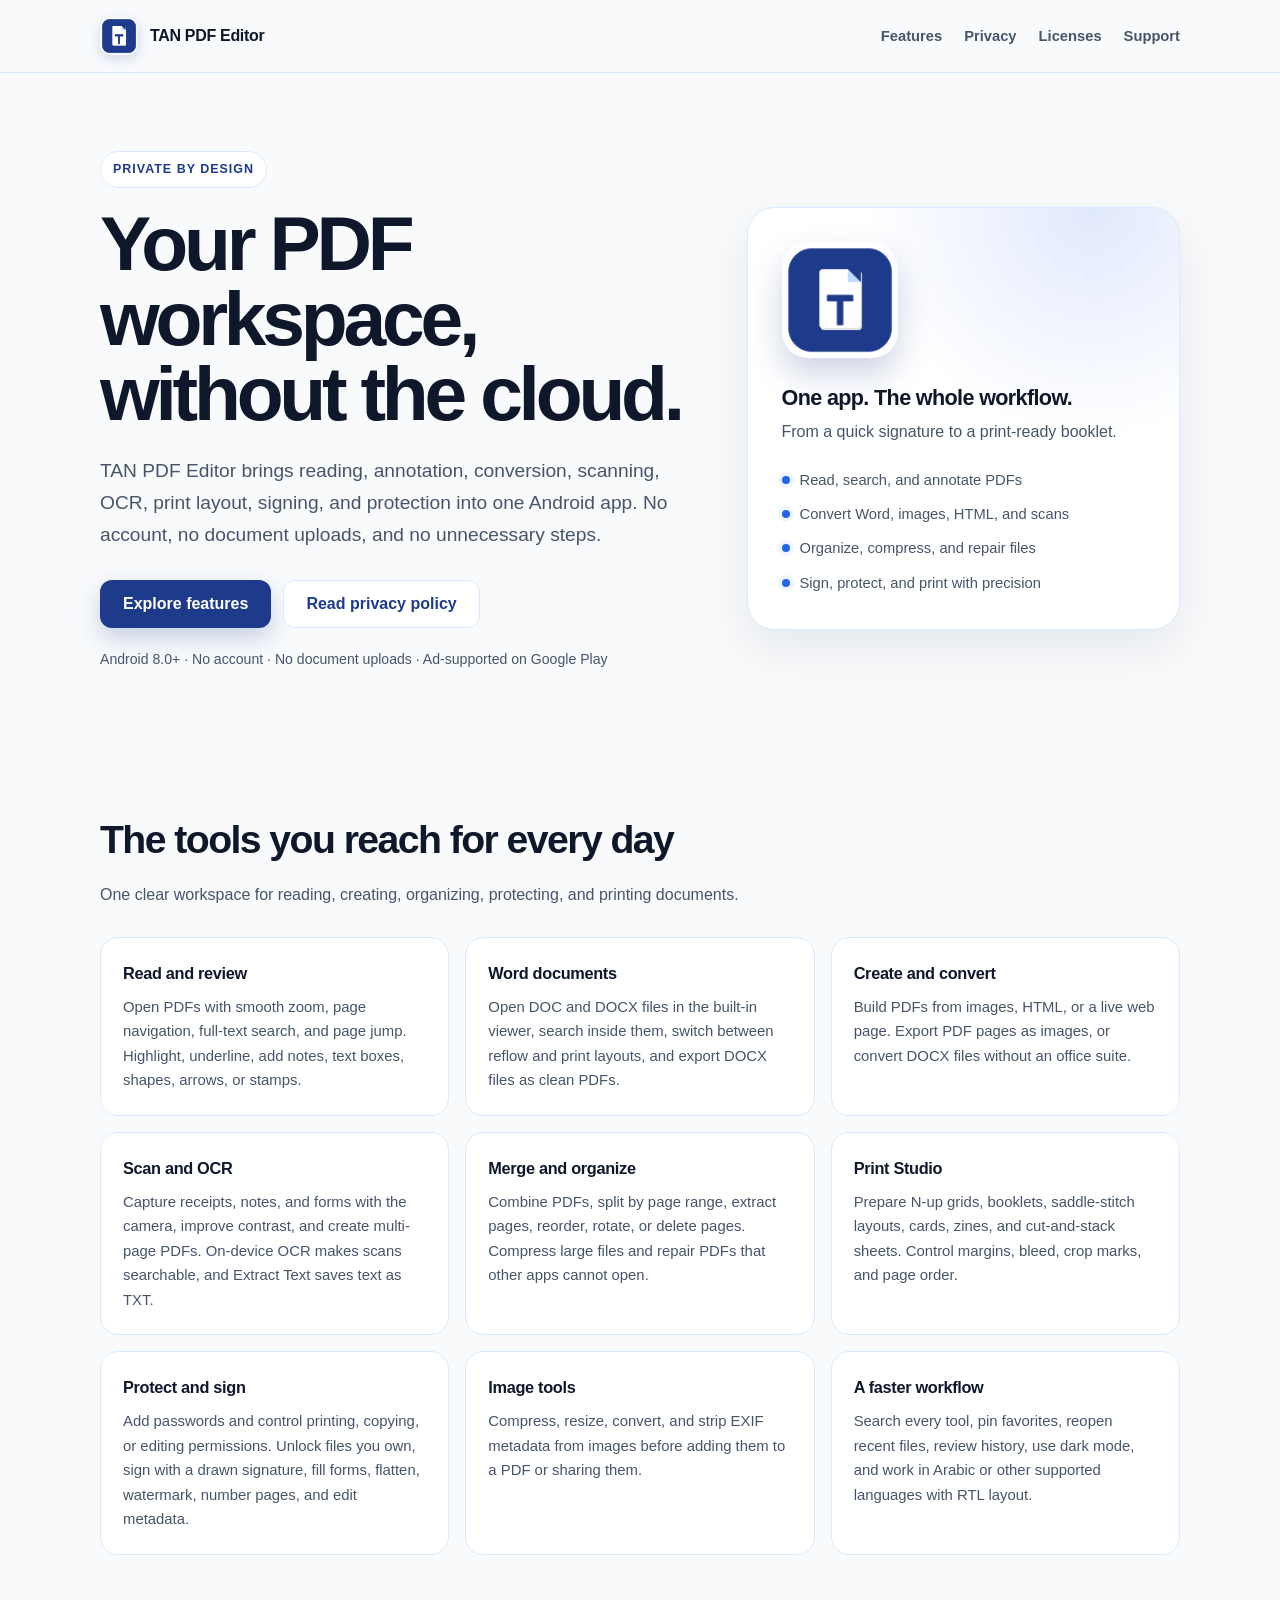
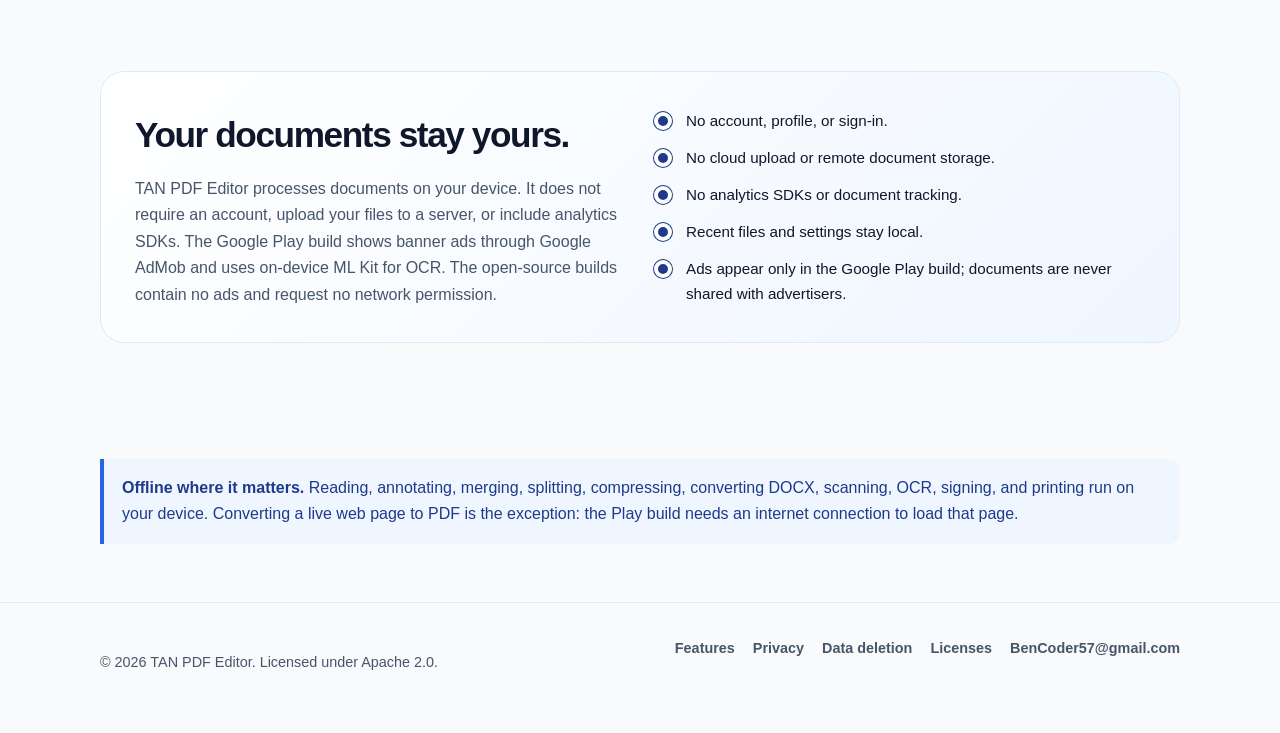
<file: index.html>
<!DOCTYPE html>
<html lang="en">
<head>
  <meta charset="UTF-8">
  <meta name="viewport" content="width=device-width, initial-scale=1.0">
  <title>TAN PDF Editor - PDF editor, scanner, signer, and print studio</title>
  <meta name="description" content="TAN PDF Editor is an Android PDF workspace for reading, annotating, converting, scanning, signing, protecting, and printing documents. No account. Your files stay on your device.">
  <meta name="theme-color" content="#1e3a8a">
  <meta property="og:title" content="TAN PDF Editor - PDF editor, scanner, signer, and print studio">
  <meta property="og:description" content="Read, annotate, convert, scan, sign, protect, and print documents in one private Android app. No account. No document uploads.">
  <meta property="og:type" content="website">
  <meta property="og:url" content="https://devaaw.github.io/tanpdf/index.html">
  <meta property="og:image" content="https://devaaw.github.io/tanpdf/assets/icon.png">
  <link rel="icon" href="assets/icon.png" type="image/png">
  <link rel="stylesheet" href="assets/styles.css">
</head>
<body>
  <header class="site-header">
    <div class="header-inner">
      <a class="brand" href="index.html">
        <img src="assets/icon.png" alt="" width="38" height="38">
        <span>TAN PDF Editor</span>
      </a>
      <nav class="site-nav" aria-label="Main navigation">
        <a href="#features">Features</a>
        <a href="privacy-policy.html">Privacy</a>
        <a href="licenses.html">Licenses</a>
        <a href="mailto:BenCoder57@gmail.com">Support</a>
      </nav>
    </div>
  </header>

  <main>
    <div class="wrap">
      <section class="hero">
        <div>
          <p class="eyebrow">Private by design</p>
          <h1>Your PDF workspace, without the cloud.</h1>
          <p class="lead">
            TAN PDF Editor brings reading, annotation, conversion, scanning,
            OCR, print layout, signing, and protection into one Android app.
            No account, no document uploads, and no unnecessary steps.
          </p>
          <div class="actions">
            <a class="button primary" href="#features">Explore features</a>
            <a class="button secondary" href="privacy-policy.html">Read privacy policy</a>
          </div>
          <p class="meta">Android 8.0+ &middot; No account &middot; No document uploads &middot; Ad-supported on Google Play</p>
        </div>

        <aside class="hero-card" aria-label="App summary">
          <img src="assets/icon.png" alt="TAN PDF Editor icon" width="116" height="116">
          <h2>One app. The whole workflow.</h2>
          <p>From a quick signature to a print-ready booklet.</p>
          <ul class="quick-list">
            <li><span class="dot" aria-hidden="true"></span>Read, search, and annotate PDFs</li>
            <li><span class="dot" aria-hidden="true"></span>Convert Word, images, HTML, and scans</li>
            <li><span class="dot" aria-hidden="true"></span>Organize, compress, and repair files</li>
            <li><span class="dot" aria-hidden="true"></span>Sign, protect, and print with precision</li>
          </ul>
        </aside>
      </section>
    </div>

    <div class="wrap">
      <section class="section" id="features" aria-labelledby="features-title">
        <div class="section-head">
          <h2 id="features-title">The tools you reach for every day</h2>
          <p>One clear workspace for reading, creating, organizing, protecting, and printing documents.</p>
        </div>
        <div class="feature-grid">
          <article class="feature">
            <h3>Read and review</h3>
            <p>Open PDFs with smooth zoom, page navigation, full-text search, and page jump. Highlight, underline, add notes, text boxes, shapes, arrows, or stamps.</p>
          </article>
          <article class="feature">
            <h3>Word documents</h3>
            <p>Open DOC and DOCX files in the built-in viewer, search inside them, switch between reflow and print layouts, and export DOCX files as clean PDFs.</p>
          </article>
          <article class="feature">
            <h3>Create and convert</h3>
            <p>Build PDFs from images, HTML, or a live web page. Export PDF pages as images, or convert DOCX files without an office suite.</p>
          </article>
          <article class="feature">
            <h3>Scan and OCR</h3>
            <p>Capture receipts, notes, and forms with the camera, improve contrast, and create multi-page PDFs. On-device OCR makes scans searchable, and Extract Text saves text as TXT.</p>
          </article>
          <article class="feature">
            <h3>Merge and organize</h3>
            <p>Combine PDFs, split by page range, extract pages, reorder, rotate, or delete pages. Compress large files and repair PDFs that other apps cannot open.</p>
          </article>
          <article class="feature">
            <h3>Print Studio</h3>
            <p>Prepare N-up grids, booklets, saddle-stitch layouts, cards, zines, and cut-and-stack sheets. Control margins, bleed, crop marks, and page order.</p>
          </article>
          <article class="feature">
            <h3>Protect and sign</h3>
            <p>Add passwords and control printing, copying, or editing permissions. Unlock files you own, sign with a drawn signature, fill forms, flatten, watermark, number pages, and edit metadata.</p>
          </article>
          <article class="feature">
            <h3>Image tools</h3>
            <p>Compress, resize, convert, and strip EXIF metadata from images before adding them to a PDF or sharing them.</p>
          </article>
          <article class="feature">
            <h3>A faster workflow</h3>
            <p>Search every tool, pin favorites, reopen recent files, review history, use dark mode, and work in Arabic or other supported languages with RTL layout.</p>
          </article>
        </div>
      </section>

      <section class="section" aria-labelledby="privacy-title">
        <div class="privacy-panel">
          <div>
            <h2 id="privacy-title">Your documents stay yours.</h2>
            <p>
              TAN PDF Editor processes documents on your device. It does not
              require an account, upload your files to a server, or include
              analytics SDKs. The Google Play build shows banner ads through
              Google AdMob and uses on-device ML Kit for OCR. The open-source
              builds contain no ads and request no network permission.
            </p>
          </div>
          <ul class="check-list">
            <li>No account, profile, or sign-in.</li>
            <li>No cloud upload or remote document storage.</li>
            <li>No analytics SDKs or document tracking.</li>
            <li>Recent files and settings stay local.</li>
            <li>Ads appear only in the Google Play build; documents are never shared with advertisers.</li>
          </ul>
        </div>
      </section>

      <section class="section" aria-label="Offline and online behavior">
        <div class="notice">
          <strong>Offline where it matters.</strong> Reading, annotating, merging,
          splitting, compressing, converting DOCX, scanning, OCR, signing, and
          printing run on your device. Converting a live web page to PDF is the
          exception: the Play build needs an internet connection to load that page.
        </div>
      </section>
    </div>
  </main>

  <footer class="site-footer">
    <div class="wrap footer-inner">
      <p>&copy; 2026 TAN PDF Editor. Licensed under Apache 2.0.</p>
      <div class="footer-links">
        <a href="#features">Features</a>
        <a href="privacy-policy.html">Privacy</a>
        <a href="data-deletion.html">Data deletion</a>
        <a href="licenses.html">Licenses</a>
        <a href="mailto:BenCoder57@gmail.com">BenCoder57@gmail.com</a>
      </div>
    </div>
  </footer>
</body>
</html>
</file>
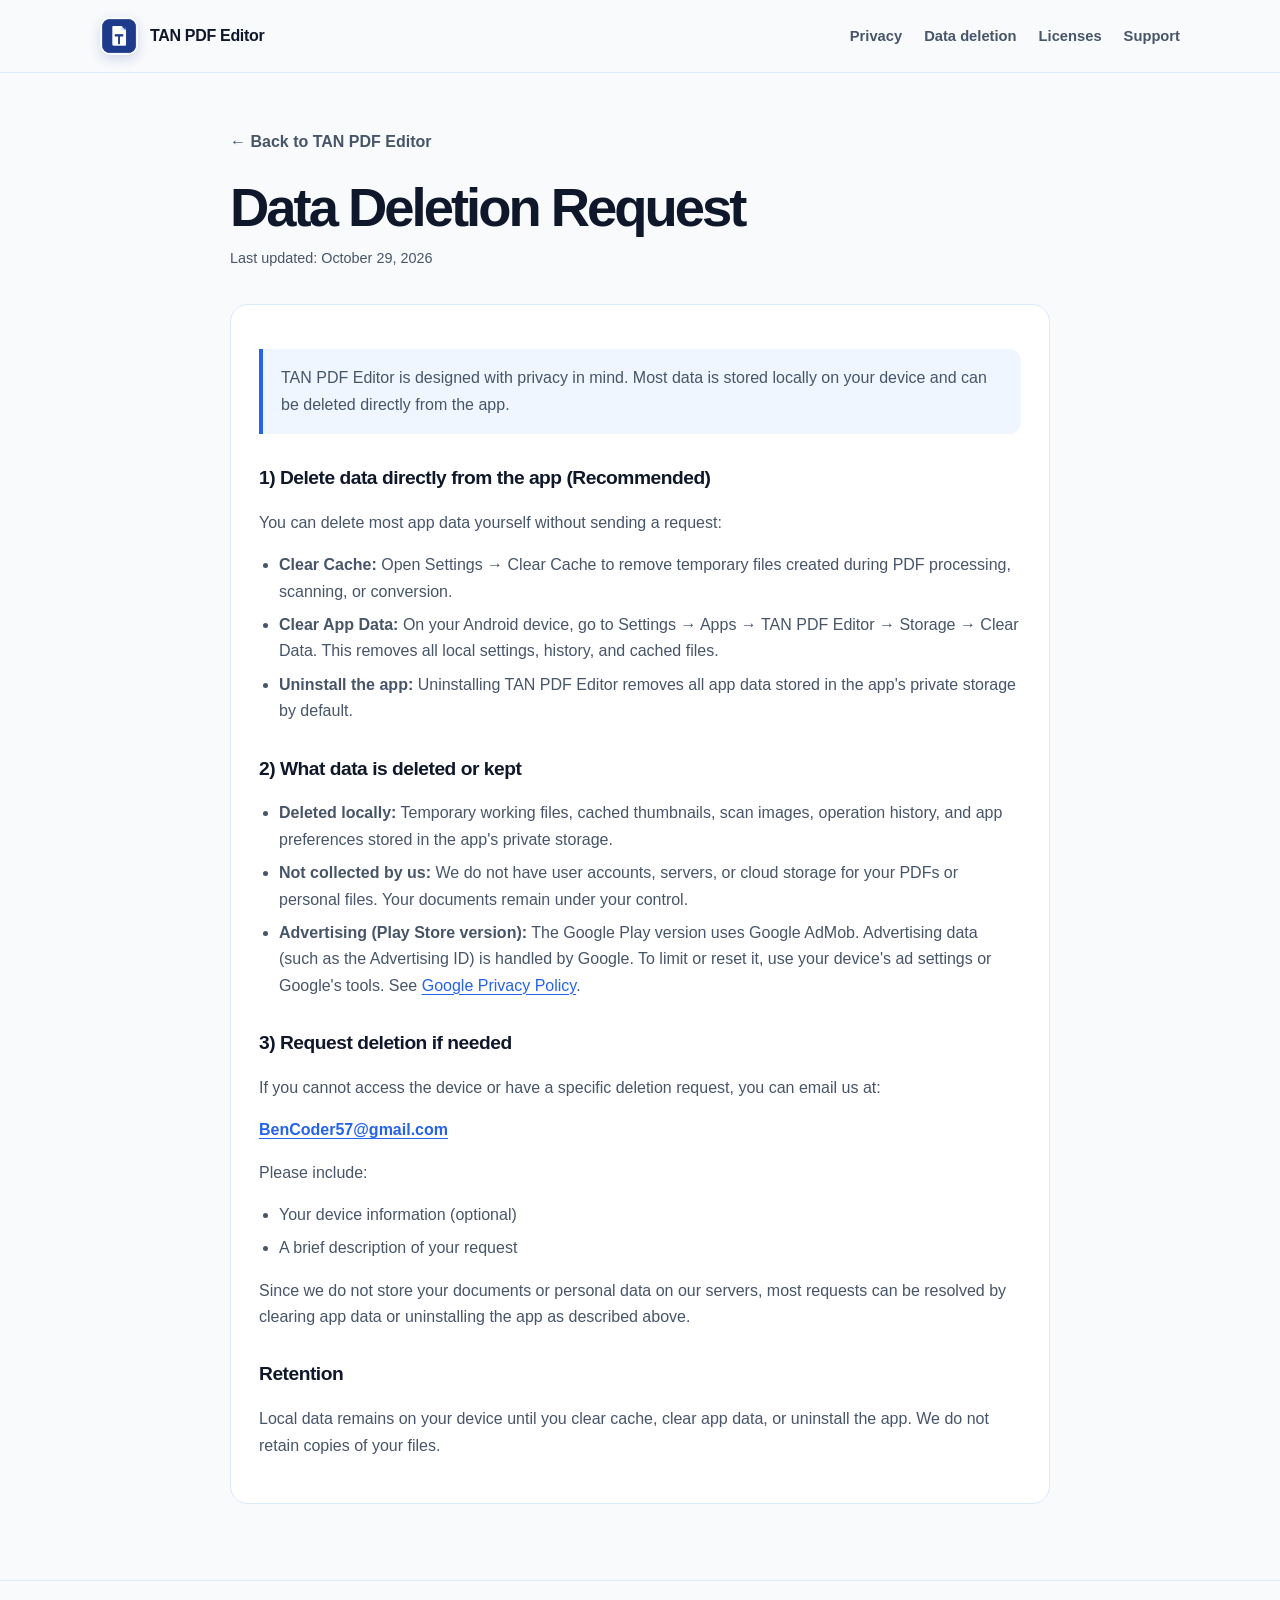
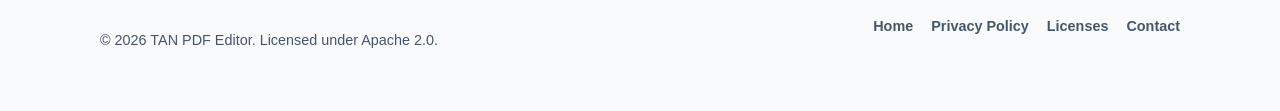
<file: data-deletion.html>
<!DOCTYPE html>
<html lang="en">
<head>
  <meta charset="UTF-8">
  <meta name="viewport" content="width=device-width, initial-scale=1.0">
  <title>Data Deletion Request - TAN PDF Editor</title>
  <meta name="description" content="How to request deletion of data for TAN PDF Editor.">
  <meta name="theme-color" content="#1e3a8a">
  <link rel="icon" href="assets/icon.png" type="image/png">
  <link rel="stylesheet" href="assets/styles.css">
</head>
<body>
  <header class="site-header">
    <div class="header-inner">
      <a class="brand" href="index.html">
        <img src="assets/icon.png" alt="" width="38" height="38">
        <span>TAN PDF Editor</span>
      </a>
      <nav class="site-nav" aria-label="Main navigation">
        <a href="privacy-policy.html">Privacy</a>
        <a href="data-deletion.html">Data deletion</a>
        <a href="licenses.html">Licenses</a>
        <a href="mailto:BenCoder57@gmail.com">Support</a>
      </nav>
    </div>
  </header>

  <main class="page">
    <a class="back" href="index.html">&larr; Back to TAN PDF Editor</a>
    <h1>Data Deletion Request</h1>
    <p class="updated">Last updated: October 29, 2026</p>

    <div class="card">
      <p class="notice">
        TAN PDF Editor is designed with privacy in mind. Most data is stored locally on your device and can be deleted directly from the app.
      </p>

      <h2>1) Delete data directly from the app (Recommended)</h2>
      <p>You can delete most app data yourself without sending a request:</p>
      <ul>
        <li><strong>Clear Cache:</strong> Open Settings → Clear Cache to remove temporary files created during PDF processing, scanning, or conversion.</li>
        <li><strong>Clear App Data:</strong> On your Android device, go to Settings → Apps → TAN PDF Editor → Storage → Clear Data. This removes all local settings, history, and cached files.</li>
        <li><strong>Uninstall the app:</strong> Uninstalling TAN PDF Editor removes all app data stored in the app's private storage by default.</li>
      </ul>

      <h2>2) What data is deleted or kept</h2>
      <ul>
        <li><strong>Deleted locally:</strong> Temporary working files, cached thumbnails, scan images, operation history, and app preferences stored in the app's private storage.</li>
        <li><strong>Not collected by us:</strong> We do not have user accounts, servers, or cloud storage for your PDFs or personal files. Your documents remain under your control.</li>
        <li><strong>Advertising (Play Store version):</strong> The Google Play version uses Google AdMob. Advertising data (such as the Advertising ID) is handled by Google. To limit or reset it, use your device's ad settings or Google's tools. See <a href="https://policies.google.com/privacy">Google Privacy Policy</a>.</li>
      </ul>

      <h2>3) Request deletion if needed</h2>
      <p>If you cannot access the device or have a specific deletion request, you can email us at:</p>
      <p><strong><a href="mailto:BenCoder57@gmail.com?subject=TAN%20PDF%20Editor%20-%20Data%20Deletion%20Request">BenCoder57@gmail.com</a></strong></p>
      <p>Please include:</p>
      <ul>
        <li>Your device information (optional)</li>
        <li>A brief description of your request</li>
      </ul>
      <p>Since we do not store your documents or personal data on our servers, most requests can be resolved by clearing app data or uninstalling the app as described above.</p>

      <h2>Retention</h2>
      <p>Local data remains on your device until you clear cache, clear app data, or uninstall the app. We do not retain copies of your files.</p>
    </div>
  </main>

  <footer class="site-footer">
    <div class="wrap footer-inner">
      <p>&copy; 2026 TAN PDF Editor. Licensed under Apache 2.0.</p>
      <div class="footer-links">
        <a href="index.html">Home</a>
        <a href="privacy-policy.html">Privacy Policy</a>
        <a href="licenses.html">Licenses</a>
        <a href="mailto:BenCoder57@gmail.com">Contact</a>
      </div>
    </div>
  </footer>
</body>
</html>
</file>
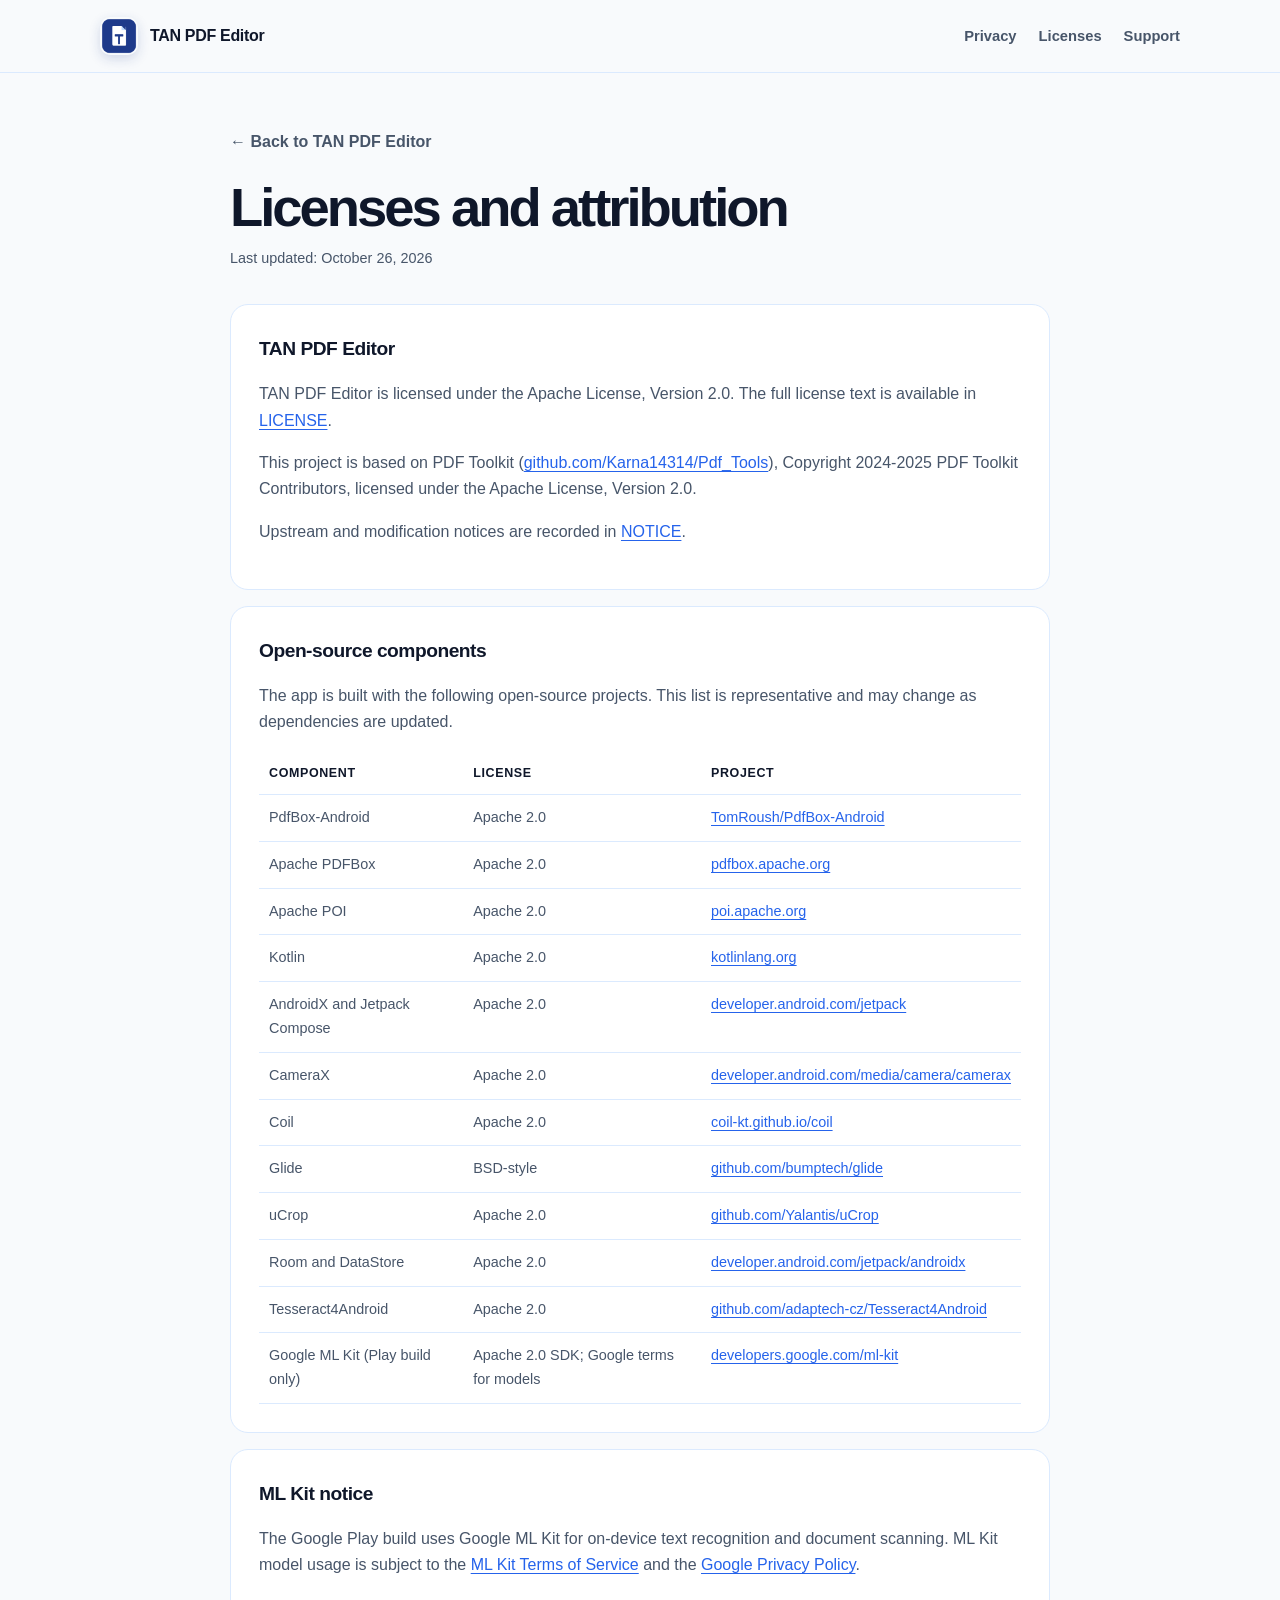
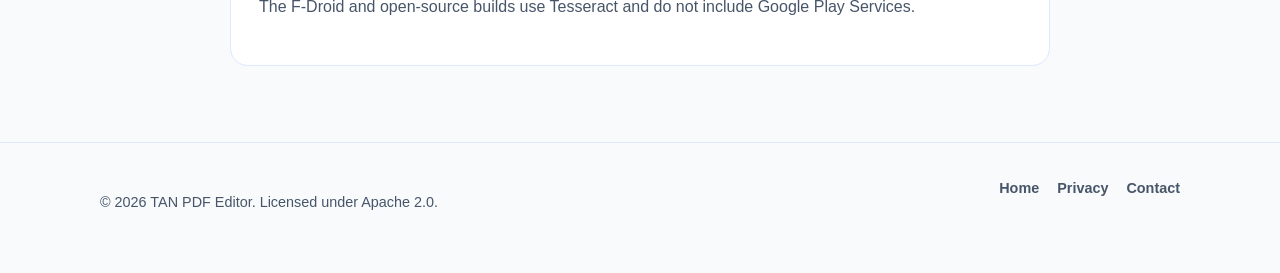
<file: licenses.html>
<!DOCTYPE html>
<html lang="en">
<head>
  <meta charset="UTF-8">
  <meta name="viewport" content="width=device-width, initial-scale=1.0">
  <title>Licenses - TAN PDF Editor</title>
  <meta name="description" content="Open-source licenses and attribution for TAN PDF Editor.">
  <meta name="theme-color" content="#1e3a8a">
  <link rel="icon" href="assets/icon.png" type="image/png">
  <link rel="stylesheet" href="assets/styles.css">
</head>
<body>
  <header class="site-header">
    <div class="header-inner">
      <a class="brand" href="index.html">
        <img src="assets/icon.png" alt="" width="38" height="38">
        <span>TAN PDF Editor</span>
      </a>
      <nav class="site-nav" aria-label="Main navigation">
        <a href="privacy-policy.html">Privacy</a>
        <a href="licenses.html">Licenses</a>
        <a href="mailto:BenCoder57@gmail.com">Support</a>
      </nav>
    </div>
  </header>

  <main class="page">
    <a class="back" href="index.html">&larr; Back to TAN PDF Editor</a>
    <h1>Licenses and attribution</h1>
    <p class="updated">Last updated: October 26, 2026</p>

    <div class="card">
      <h2>TAN PDF Editor</h2>
      <p>
        TAN PDF Editor is licensed under the Apache License, Version 2.0.
        The full license text is available in
        <a href="LICENSE">LICENSE</a>.
      </p>
      <p>
        This project is based on PDF Toolkit
        (<a href="https://github.com/Karna14314/Pdf_Tools">github.com/Karna14314/Pdf_Tools</a>),
        Copyright 2024-2025 PDF Toolkit Contributors, licensed under the
        Apache License, Version 2.0.
      </p>
      <p>
        Upstream and modification notices are recorded in
        <a href="NOTICE">NOTICE</a>.
      </p>
    </div>

    <div class="card">
      <h2>Open-source components</h2>
      <p>
        The app is built with the following open-source projects. This list is
        representative and may change as dependencies are updated.
      </p>
      <table>
        <thead>
          <tr>
            <th>Component</th>
            <th>License</th>
            <th>Project</th>
          </tr>
        </thead>
        <tbody>
          <tr>
            <td>PdfBox-Android</td>
            <td>Apache 2.0</td>
            <td><a href="https://github.com/TomRoush/PdfBox-Android">TomRoush/PdfBox-Android</a></td>
          </tr>
          <tr>
            <td>Apache PDFBox</td>
            <td>Apache 2.0</td>
            <td><a href="https://pdfbox.apache.org/">pdfbox.apache.org</a></td>
          </tr>
          <tr>
            <td>Apache POI</td>
            <td>Apache 2.0</td>
            <td><a href="https://poi.apache.org/">poi.apache.org</a></td>
          </tr>
          <tr>
            <td>Kotlin</td>
            <td>Apache 2.0</td>
            <td><a href="https://kotlinlang.org/">kotlinlang.org</a></td>
          </tr>
          <tr>
            <td>AndroidX and Jetpack Compose</td>
            <td>Apache 2.0</td>
            <td><a href="https://developer.android.com/jetpack">developer.android.com/jetpack</a></td>
          </tr>
          <tr>
            <td>CameraX</td>
            <td>Apache 2.0</td>
            <td><a href="https://developer.android.com/media/camera/camerax">developer.android.com/media/camera/camerax</a></td>
          </tr>
          <tr>
            <td>Coil</td>
            <td>Apache 2.0</td>
            <td><a href="https://coil-kt.github.io/coil/">coil-kt.github.io/coil</a></td>
          </tr>
          <tr>
            <td>Glide</td>
            <td>BSD-style</td>
            <td><a href="https://github.com/bumptech/glide">github.com/bumptech/glide</a></td>
          </tr>
          <tr>
            <td>uCrop</td>
            <td>Apache 2.0</td>
            <td><a href="https://github.com/Yalantis/uCrop">github.com/Yalantis/uCrop</a></td>
          </tr>
          <tr>
            <td>Room and DataStore</td>
            <td>Apache 2.0</td>
            <td><a href="https://developer.android.com/jetpack/androidx">developer.android.com/jetpack/androidx</a></td>
          </tr>
          <tr>
            <td>Tesseract4Android</td>
            <td>Apache 2.0</td>
            <td><a href="https://github.com/adaptech-cz/Tesseract4Android">github.com/adaptech-cz/Tesseract4Android</a></td>
          </tr>
          <tr>
            <td>Google ML Kit (Play build only)</td>
            <td>Apache 2.0 SDK; Google terms for models</td>
            <td><a href="https://developers.google.com/ml-kit">developers.google.com/ml-kit</a></td>
          </tr>
        </tbody>
      </table>
    </div>

    <div class="card">
      <h2>ML Kit notice</h2>
      <p>
        The Google Play build uses Google ML Kit for on-device text recognition
        and document scanning. ML Kit model usage is subject to the
        <a href="https://developers.google.com/ml-kit/terms">ML Kit Terms of Service</a>
        and the
        <a href="https://policies.google.com/privacy">Google Privacy Policy</a>.
      </p>
      <p>
        The F-Droid and open-source builds use Tesseract and do not include
        Google Play Services.
      </p>
    </div>
  </main>

  <footer class="site-footer">
    <div class="wrap footer-inner">
      <p>&copy; 2026 TAN PDF Editor. Licensed under Apache 2.0.</p>
      <div class="footer-links">
        <a href="index.html">Home</a>
        <a href="privacy-policy.html">Privacy</a>
        <a href="mailto:BenCoder57@gmail.com">Contact</a>
      </div>
    </div>
  </footer>
</body>
</html>
</file>
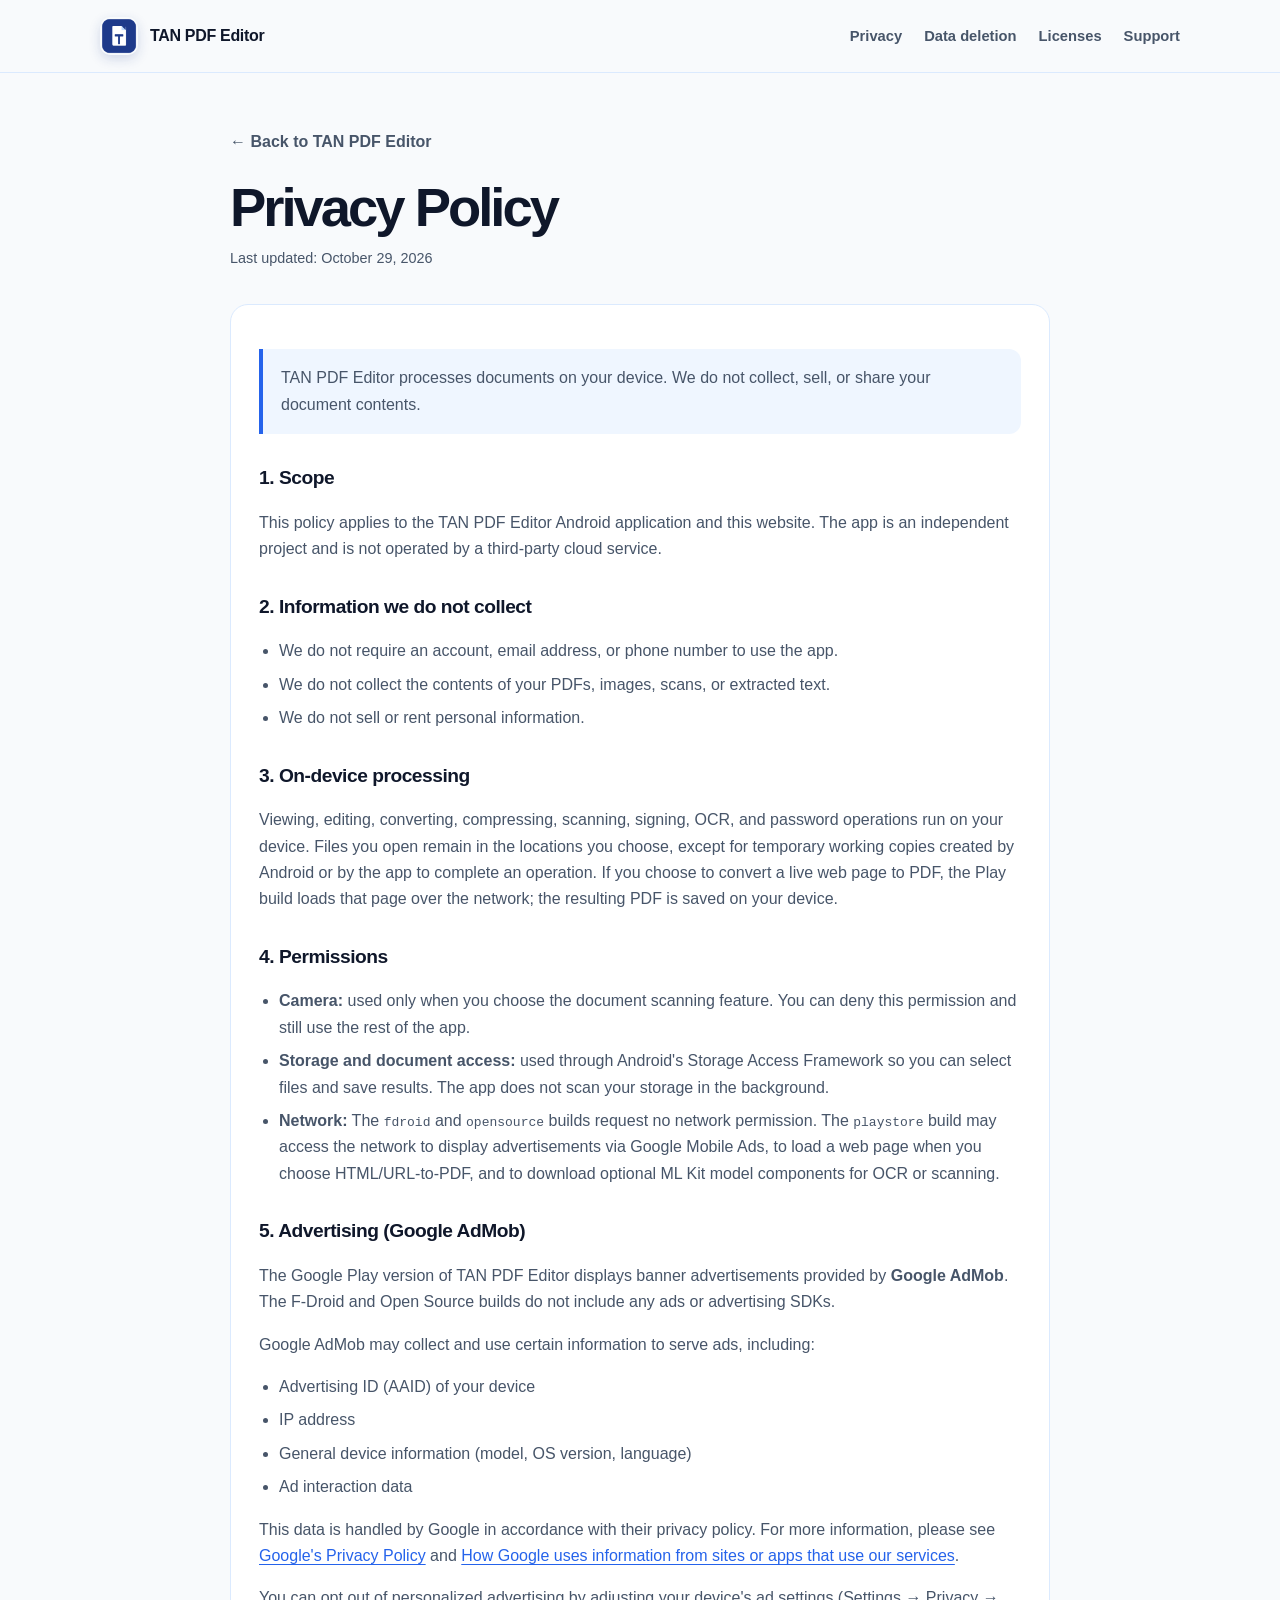
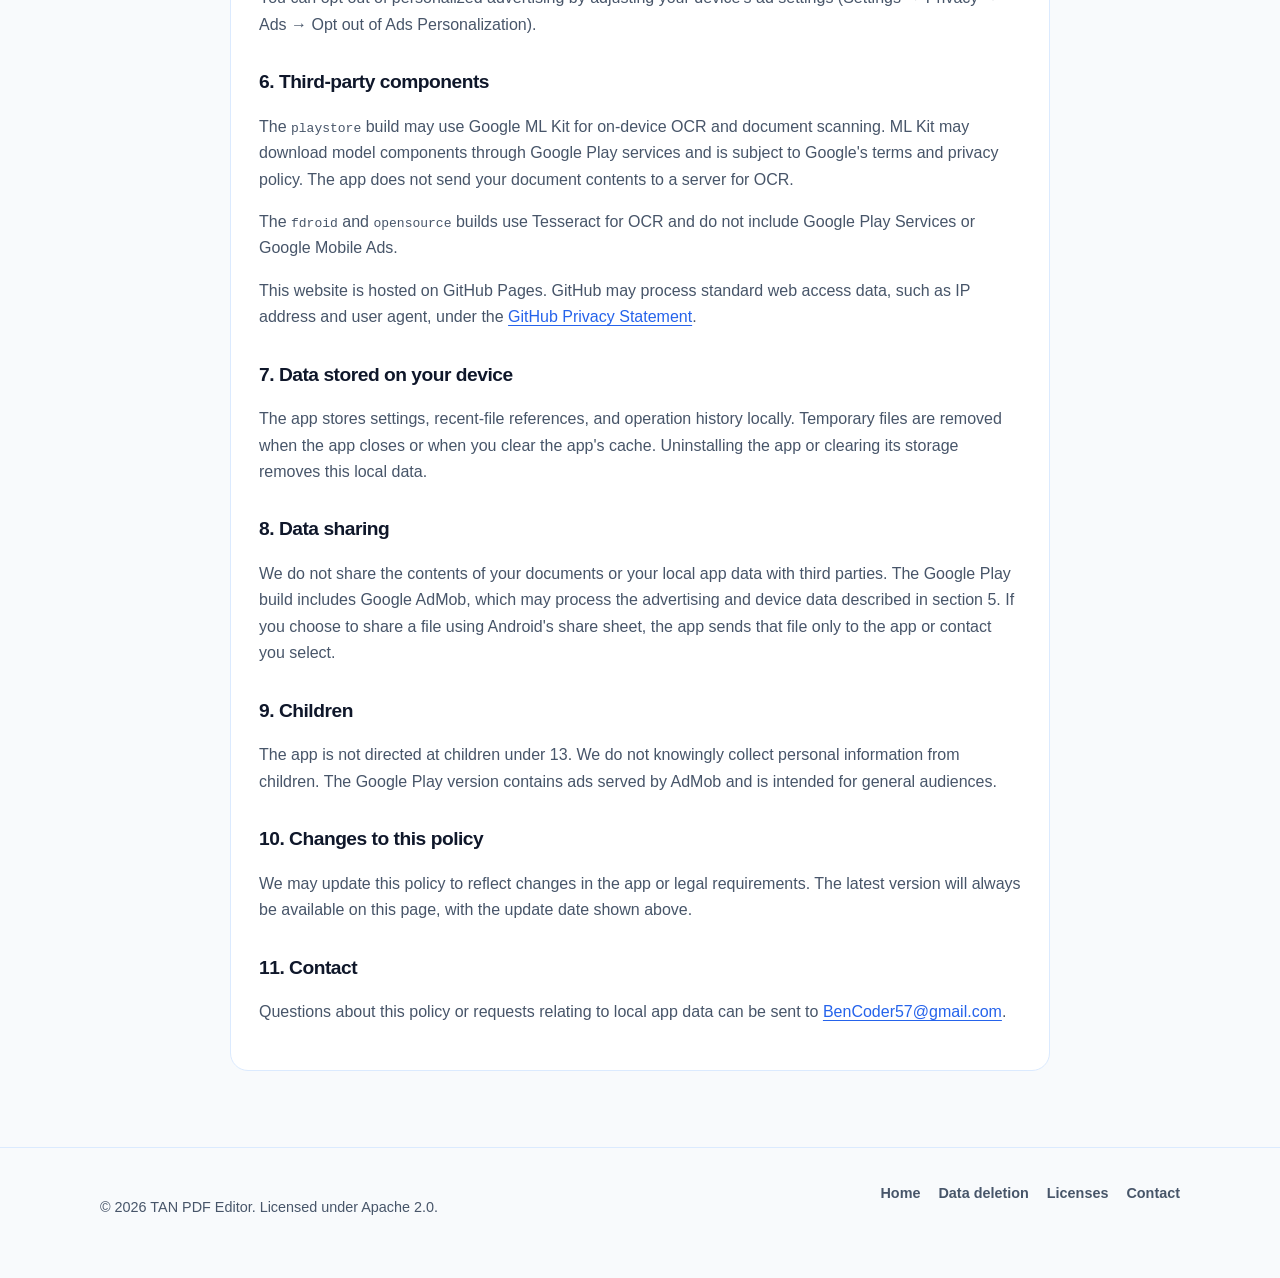
<file: privacy-policy.html>
<!DOCTYPE html>
<html lang="en">
<head>
  <meta charset="UTF-8">
  <meta name="viewport" content="width=device-width, initial-scale=1.0">
  <title>Privacy Policy - TAN PDF Editor</title>
  <meta name="description" content="Privacy policy for TAN PDF Editor, an offline-first Android PDF application.">
  <meta name="theme-color" content="#1e3a8a">
  <link rel="icon" href="assets/icon.png" type="image/png">
  <link rel="stylesheet" href="assets/styles.css">
</head>
<body>
  <header class="site-header">
    <div class="header-inner">
      <a class="brand" href="index.html">
        <img src="assets/icon.png" alt="" width="38" height="38">
        <span>TAN PDF Editor</span>
      </a>
      <nav class="site-nav" aria-label="Main navigation">
        <a href="privacy-policy.html">Privacy</a>
        <a href="data-deletion.html">Data deletion</a>
        <a href="licenses.html">Licenses</a>
        <a href="mailto:BenCoder57@gmail.com">Support</a>
      </nav>
    </div>
  </header>

  <main class="page">
    <a class="back" href="index.html">&larr; Back to TAN PDF Editor</a>
    <h1>Privacy Policy</h1>
    <p class="updated">Last updated: October 29, 2026</p>

    <div class="card">
      <p class="notice">
        TAN PDF Editor processes documents on your device. We do not collect,
        sell, or share your document contents.
      </p>

      <h2>1. Scope</h2>
      <p>
        This policy applies to the TAN PDF Editor Android application and this
        website. The app is an independent project and is not operated by a
        third-party cloud service.
      </p>

      <h2>2. Information we do not collect</h2>
      <ul>
        <li>We do not require an account, email address, or phone number to use the app.</li>
        <li>We do not collect the contents of your PDFs, images, scans, or extracted text.</li>
        <li>We do not sell or rent personal information.</li>
      </ul>

      <h2>3. On-device processing</h2>
      <p>
        Viewing, editing, converting, compressing, scanning, signing, OCR, and
        password operations run on your device. Files you open remain in the
        locations you choose, except for temporary working copies created by
        Android or by the app to complete an operation. If you choose to convert
        a live web page to PDF, the Play build loads that page over the network;
        the resulting PDF is saved on your device.
      </p>

      <h2>4. Permissions</h2>
      <ul>
        <li><strong>Camera:</strong> used only when you choose the document scanning feature. You can deny this permission and still use the rest of the app.</li>
        <li><strong>Storage and document access:</strong> used through Android's Storage Access Framework so you can select files and save results. The app does not scan your storage in the background.</li>
        <li><strong>Network:</strong> The <code>fdroid</code> and <code>opensource</code> builds request no network permission. The <code>playstore</code> build may access the network to display advertisements via Google Mobile Ads, to load a web page when you choose HTML/URL-to-PDF, and to download optional ML Kit model components for OCR or scanning.</li>
      </ul>

      <h2>5. Advertising (Google AdMob)</h2>
      <p>
        The Google Play version of TAN PDF Editor displays banner advertisements provided by <strong>Google AdMob</strong>.
        The F-Droid and Open Source builds do not include any ads or advertising SDKs.
      </p>
      <p>
        Google AdMob may collect and use certain information to serve ads, including:
      </p>
      <ul>
        <li>Advertising ID (AAID) of your device</li>
        <li>IP address</li>
        <li>General device information (model, OS version, language)</li>
        <li>Ad interaction data</li>
      </ul>
      <p>
        This data is handled by Google in accordance with their privacy policy. For more information, please see
        <a href="https://policies.google.com/privacy">Google's Privacy Policy</a> and
        <a href="https://support.google.com/admob/answer/6128543">How Google uses information from sites or apps that use our services</a>.
      </p>
      <p>
        You can opt out of personalized advertising by adjusting your device's ad settings (Settings → Privacy → Ads → Opt out of Ads Personalization).
      </p>

      <h2>6. Third-party components</h2>
      <p>
        The <code>playstore</code> build may use Google ML Kit for on-device OCR and
        document scanning. ML Kit may download model components through Google
        Play services and is subject to Google's terms and privacy policy. The
        app does not send your document contents to a server for OCR.
      </p>
      <p>
        The <code>fdroid</code> and <code>opensource</code> builds use Tesseract
        for OCR and do not include Google Play Services or Google Mobile Ads.
      </p>
      <p>
        This website is hosted on GitHub Pages. GitHub may process standard web
        access data, such as IP address and user agent, under the
        <a href="https://docs.github.com/en/site-policy/privacy-policies/github-general-privacy-statement">GitHub Privacy Statement</a>.
      </p>

      <h2>7. Data stored on your device</h2>
      <p>
        The app stores settings, recent-file references, and operation history
        locally. Temporary files are removed when the app closes or when you
        clear the app's cache. Uninstalling the app or clearing its storage
        removes this local data.
      </p>

      <h2>8. Data sharing</h2>
      <p>
        We do not share the contents of your documents or your local app data
        with third parties. The Google Play build includes Google AdMob, which
        may process the advertising and device data described in section 5.
        If you choose to share a file using Android's share sheet, the app sends
        that file only to the app or contact you select.
      </p>

      <h2>9. Children</h2>
      <p>
        The app is not directed at children under 13. We do not knowingly
        collect personal information from children. The Google Play version contains ads served by AdMob and is intended for general audiences.
      </p>

      <h2>10. Changes to this policy</h2>
      <p>
        We may update this policy to reflect changes in the app or legal
        requirements. The latest version will always be available on this page,
        with the update date shown above.
      </p>

      <h2>11. Contact</h2>
      <p>
        Questions about this policy or requests relating to local app data can
        be sent to
        <a href="mailto:BenCoder57@gmail.com">BenCoder57@gmail.com</a>.
      </p>
    </div>
  </main>

  <footer class="site-footer">
    <div class="wrap footer-inner">
      <p>&copy; 2026 TAN PDF Editor. Licensed under Apache 2.0.</p>
      <div class="footer-links">
        <a href="index.html">Home</a>
        <a href="data-deletion.html">Data deletion</a>
        <a href="licenses.html">Licenses</a>
        <a href="mailto:BenCoder57@gmail.com">Contact</a>
      </div>
    </div>
  </footer>
</body>
</html>
</file>
<file: assets/styles.css>
:root {
  --ink: #0f172a;
  --muted: #475569;
  --blue: #1e3a8a;
  --blue-bright: #2563eb;
  --sky: #eff6ff;
  --line: #dbeafe;
  --paper: #ffffff;
  --bg: #f8fafc;
  --radius: 18px;
  --shadow: 0 18px 50px rgba(15, 23, 42, 0.08);
}

* {
  box-sizing: border-box;
}

html {
  scroll-behavior: smooth;
}

body {
  margin: 0;
  font-family: -apple-system, BlinkMacSystemFont, "Segoe UI", Roboto, Helvetica,
    Arial, sans-serif;
  color: var(--ink);
  background: var(--bg);
  line-height: 1.65;
  -webkit-font-smoothing: antialiased;
}

a {
  color: var(--blue-bright);
  text-decoration-thickness: 1px;
  text-underline-offset: 3px;
}

a:hover {
  color: var(--blue);
}

img {
  max-width: 100%;
  display: block;
}

.site-header {
  position: sticky;
  top: 0;
  z-index: 10;
  background: rgba(248, 250, 252, 0.92);
  border-bottom: 1px solid var(--line);
  backdrop-filter: blur(12px);
}

.header-inner,
.wrap {
  width: min(1080px, calc(100% - 40px));
  margin: 0 auto;
}

.header-inner {
  min-height: 72px;
  display: flex;
  align-items: center;
  justify-content: space-between;
  gap: 24px;
}

.brand {
  display: inline-flex;
  align-items: center;
  gap: 12px;
  color: var(--ink);
  text-decoration: none;
  font-weight: 750;
  letter-spacing: -0.02em;
}

.brand img {
  width: 38px;
  height: 38px;
  border-radius: 10px;
  box-shadow: 0 4px 12px rgba(30, 58, 138, 0.18);
}

.site-nav {
  display: flex;
  align-items: center;
  gap: 22px;
  font-size: 0.92rem;
}

.site-nav a {
  color: var(--muted);
  text-decoration: none;
  font-weight: 600;
}

.site-nav a:hover {
  color: var(--blue);
}

.hero {
  padding: 78px 0 64px;
  display: grid;
  grid-template-columns: 1.15fr 0.85fr;
  gap: 60px;
  align-items: center;
}

.eyebrow {
  display: inline-flex;
  align-items: center;
  gap: 8px;
  margin: 0 0 18px;
  padding: 7px 12px;
  border: 1px solid var(--line);
  border-radius: 999px;
  background: var(--paper);
  color: var(--blue);
  font-size: 0.78rem;
  font-weight: 700;
  letter-spacing: 0.08em;
  text-transform: uppercase;
}

h1 {
  margin: 0;
  font-size: clamp(2.6rem, 6vw, 4.9rem);
  line-height: 0.98;
  letter-spacing: -0.055em;
}

.hero p.lead {
  max-width: 620px;
  margin: 24px 0 0;
  color: var(--muted);
  font-size: clamp(1.04rem, 2vw, 1.2rem);
}

.actions {
  display: flex;
  flex-wrap: wrap;
  gap: 12px;
  margin-top: 30px;
}

.button {
  display: inline-flex;
  align-items: center;
  justify-content: center;
  min-height: 48px;
  padding: 0 22px;
  border-radius: 12px;
  border: 1px solid transparent;
  font-weight: 700;
  text-decoration: none;
  transition: transform 150ms ease, box-shadow 150ms ease, background 150ms ease;
}

.button:hover {
  transform: translateY(-1px);
}

.button.primary {
  background: var(--blue);
  color: #fff;
  box-shadow: 0 10px 24px rgba(30, 58, 138, 0.22);
}

.button.primary:hover {
  background: #172e6e;
  color: #fff;
}

.button.secondary {
  background: var(--paper);
  border-color: var(--line);
  color: var(--blue);
}

.button.secondary:hover {
  background: var(--sky);
}

.meta {
  margin-top: 20px;
  color: var(--muted);
  font-size: 0.88rem;
}

.hero-card {
  position: relative;
  isolation: isolate;
  padding: 34px;
  border: 1px solid var(--line);
  border-radius: 28px;
  background:
    radial-gradient(circle at 80% 0%, rgba(37, 99, 235, 0.14), transparent 42%),
    var(--paper);
  box-shadow: var(--shadow);
}

.hero-card img {
  width: 116px;
  border-radius: 26px;
  box-shadow: 0 16px 32px rgba(30, 58, 138, 0.22);
}

.hero-card h2 {
  margin: 22px 0 4px;
  font-size: 1.35rem;
  letter-spacing: -0.03em;
}

.hero-card p {
  margin: 0;
  color: var(--muted);
}

.quick-list {
  margin: 22px 0 0;
  padding: 0;
  list-style: none;
  display: grid;
  gap: 10px;
}

.quick-list li {
  display: flex;
  align-items: center;
  gap: 10px;
  color: var(--muted);
  font-size: 0.92rem;
}

.dot {
  width: 8px;
  height: 8px;
  flex: 0 0 auto;
  border-radius: 50%;
  background: var(--blue-bright);
  box-shadow: 0 0 0 4px var(--sky);
}

.section {
  padding: 58px 0;
}

.section-head {
  max-width: 680px;
  margin-bottom: 28px;
}

.section-head h2 {
  margin: 0 0 10px;
  font-size: clamp(1.75rem, 3.4vw, 2.45rem);
  letter-spacing: -0.04em;
}

.section-head p {
  margin: 0;
  color: var(--muted);
}

.feature-grid {
  display: grid;
  grid-template-columns: repeat(3, minmax(0, 1fr));
  gap: 16px;
}

.feature {
  padding: 22px;
  border: 1px solid var(--line);
  border-radius: var(--radius);
  background: var(--paper);
}

.feature h3 {
  margin: 0 0 8px;
  font-size: 1.02rem;
  letter-spacing: -0.02em;
}

.feature p {
  margin: 0;
  color: var(--muted);
  font-size: 0.93rem;
}

.privacy-panel {
  display: grid;
  grid-template-columns: 1fr 1fr;
  gap: 28px;
  align-items: center;
  padding: 34px;
  border: 1px solid var(--line);
  border-radius: 24px;
  background: linear-gradient(135deg, #ffffff, #eff6ff);
}

.privacy-panel h2 {
  margin: 0 0 12px;
  font-size: clamp(1.6rem, 3vw, 2.2rem);
  letter-spacing: -0.04em;
}

.privacy-panel p {
  margin: 0;
  color: var(--muted);
}

.check-list {
  margin: 0;
  padding: 0;
  list-style: none;
  display: grid;
  gap: 12px;
}

.check-list li {
  display: grid;
  grid-template-columns: 22px 1fr;
  gap: 10px;
  color: var(--ink);
  font-size: 0.95rem;
}

.check-list li::before {
  content: "";
  width: 18px;
  height: 18px;
  margin-top: 4px;
  border-radius: 50%;
  background: var(--blue);
  box-shadow: inset 0 0 0 4px var(--paper), 0 0 0 1px var(--blue);
}

.site-footer {
  padding: 34px 0 44px;
  border-top: 1px solid var(--line);
  color: var(--muted);
  font-size: 0.9rem;
}

.footer-inner {
  display: flex;
  justify-content: space-between;
  gap: 22px;
  flex-wrap: wrap;
}

.site-footer a {
  color: var(--muted);
  text-decoration: none;
  font-weight: 600;
}

.site-footer a:hover {
  color: var(--blue);
}

.footer-links {
  display: flex;
  gap: 18px;
  flex-wrap: wrap;
}

.page {
  width: min(820px, calc(100% - 40px));
  margin: 0 auto;
  padding: 56px 0 76px;
}

.page h1 {
  font-size: clamp(2.2rem, 5vw, 3.4rem);
}

.updated {
  margin: 12px 0 34px;
  color: var(--muted);
  font-size: 0.9rem;
}

.card {
  padding: 28px;
  border: 1px solid var(--line);
  border-radius: var(--radius);
  background: var(--paper);
}

.card + .card {
  margin-top: 16px;
}

.card h2 {
  margin: 0 0 10px;
  font-size: 1.2rem;
  letter-spacing: -0.025em;
}

.card h2:not(:first-child) {
  margin-top: 28px;
}

.card p,
.card li {
  color: var(--muted);
}

.card ul {
  padding-left: 1.25rem;
}

.card li {
  margin: 7px 0;
}

.notice {
  padding: 16px 18px;
  border-left: 4px solid var(--blue-bright);
  border-radius: 0 12px 12px 0;
  background: var(--sky);
  color: #1e3a8a;
}

table {
  width: 100%;
  border-collapse: collapse;
  margin-top: 12px;
  font-size: 0.9rem;
}

th,
td {
  padding: 11px 10px;
  border-bottom: 1px solid var(--line);
  text-align: left;
  vertical-align: top;
}

th {
  color: var(--ink);
  font-size: 0.78rem;
  letter-spacing: 0.05em;
  text-transform: uppercase;
}

td {
  color: var(--muted);
}

.back {
  display: inline-flex;
  margin-bottom: 26px;
  color: var(--muted);
  font-weight: 650;
  text-decoration: none;
}

.back:hover {
  color: var(--blue);
}

@media (max-width: 900px) {
  .hero {
    grid-template-columns: 1fr;
    gap: 38px;
    padding-top: 52px;
  }

  .hero-card {
    max-width: 520px;
  }

  .feature-grid {
    grid-template-columns: 1fr 1fr;
  }

  .privacy-panel {
    grid-template-columns: 1fr;
  }
}

@media (max-width: 620px) {
  .header-inner {
    min-height: 64px;
  }

  .site-nav {
    gap: 14px;
    font-size: 0.84rem;
  }

  .brand span {
    display: none;
  }

  .feature-grid {
    grid-template-columns: 1fr;
  }

  .page {
    padding-top: 36px;
  }

  .hero-card {
    padding: 26px;
  }

  table {
    display: block;
    overflow-x: auto;
  }
}
</file>
